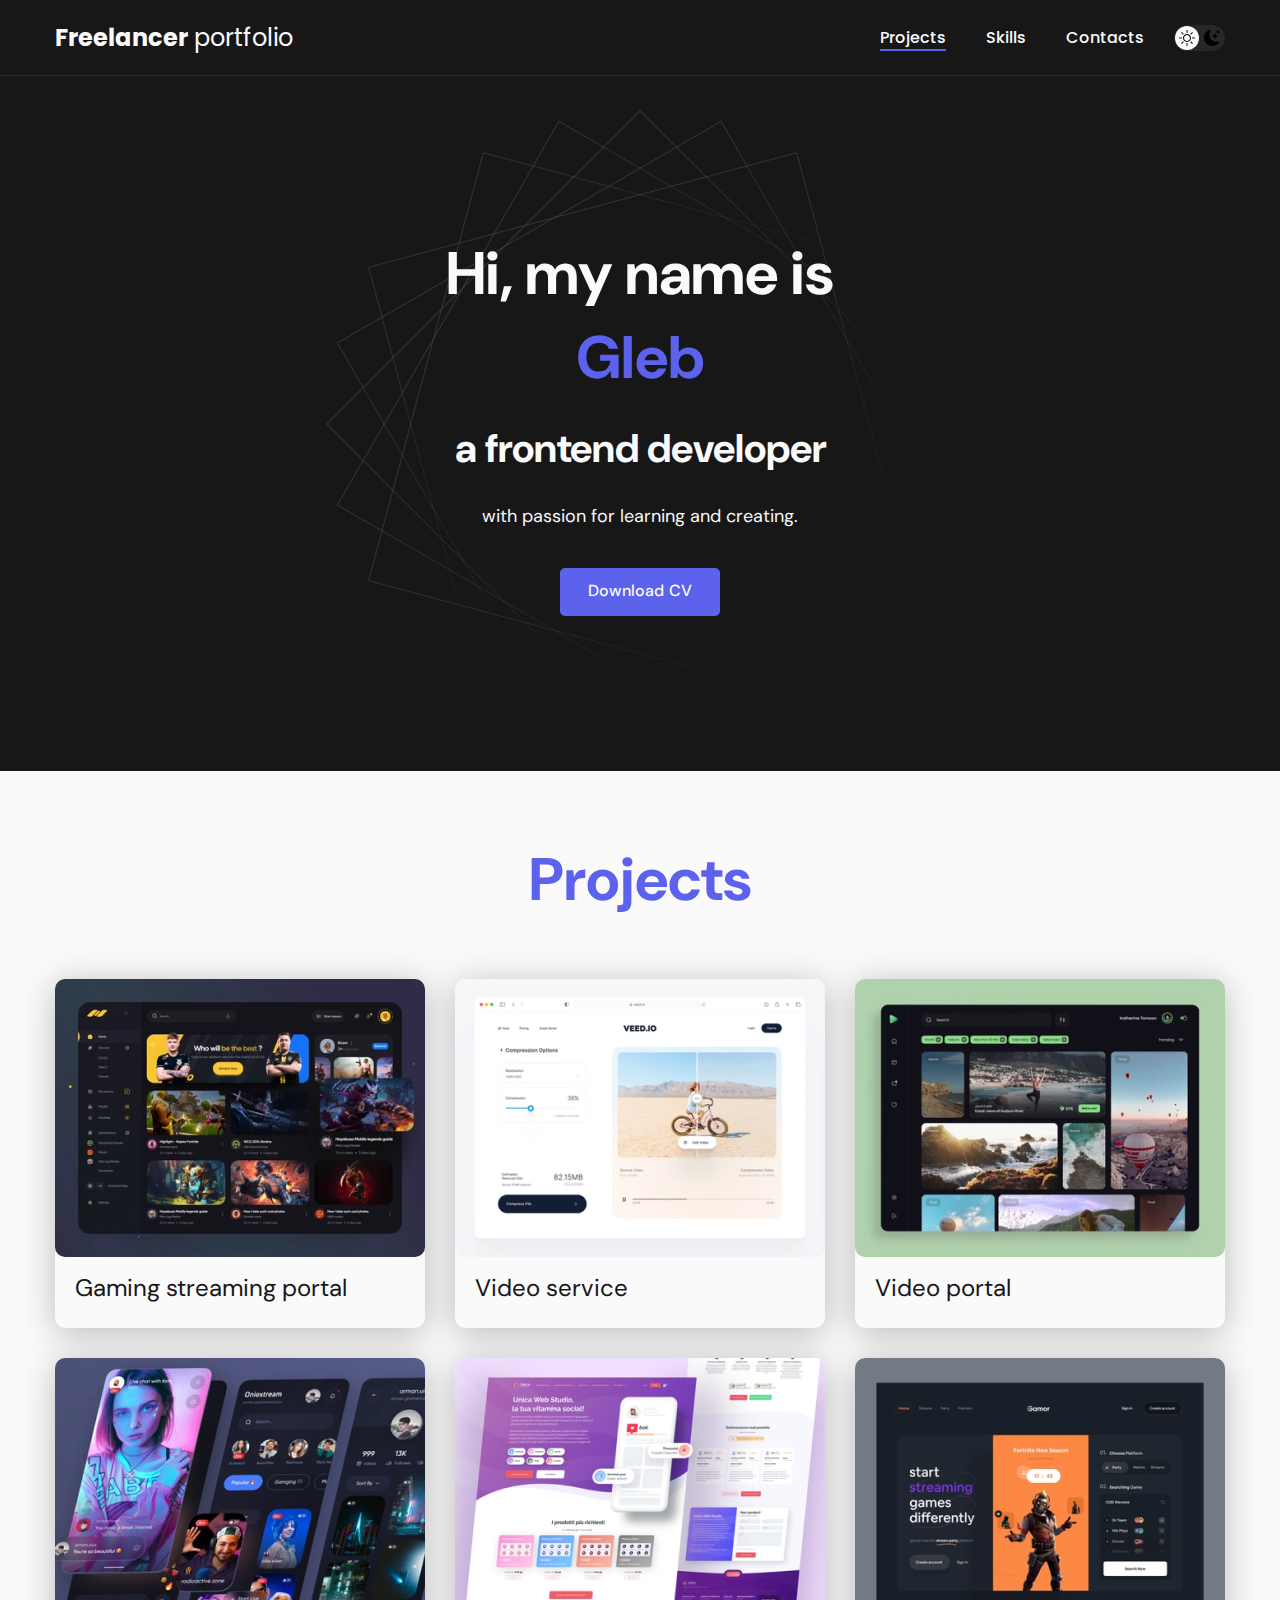
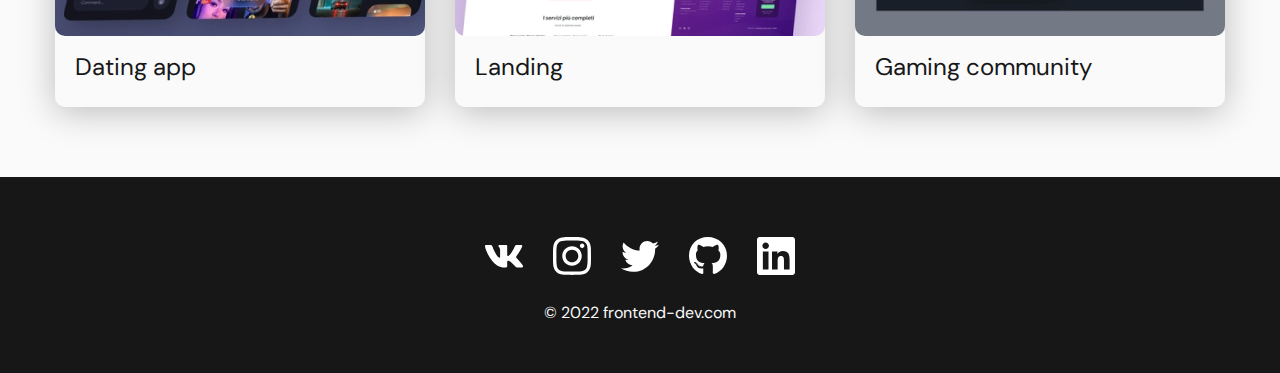
<file: index.html>
<!DOCTYPE html>
<html lang="en">
<head>
    <meta charset="UTF-8">
    <meta name="viewport" content="width=device-width, initial-scale=1.0">
    <title>Frilancer portfolio</title>
    <link rel="stylesheet" href="./css/main.css">
</head>
<body>
    <nav class="nav">
        <div class="container">
            <div class="nav-row">
                <a href="./index.html" class="logo"><strong>Freelancer</strong> portfolio</a>

                <button class="dark-mode-btn">
                    <img src="./img/icons/sun.svg" alt="Light mode" class="dark-mode-btn__icon">
                    <img src="./img/icons/moon.svg" alt="Dark mode" class="dark-mode-btn__icon">
                </button>

                <ul class="naw-list">
                    <li class="nav-list__item"><a href="./index.html" class="nav-list__link nav-list__link--active">Projects</a></li>
                    <li class="nav-list__item"><a href="./skills.html" class="nav-list__link">Skills</a></li>
                    <li class="nav-list__item"><a href="./contacts.html" class="nav-list__link">Contacts</a></li>
                </ul>
            </div>
        </div>
    </nav>

    <header class="header">
        <div class="header__wrapper">
            <h1 class="header__title"><strong>
                Hi, my name is <em>Gleb</em></strong>
                a frontend developer
            </h1>
            <div class="header__text">
                <p>with passion for learning and creating.</p>
            </div>
            <a href="#!" class="btn">Download CV</a>
        </div>
    </header>

    <main class="section">
        <div class="container">
            <h2 class="title-1">Projects</h2>
            <ul class="projects">
                <li class="poject">
                    <a href="./project-page-one.html">
                        <img src="./img/projects/01.jpg" alt="Project img" class="project__img">
                        <h3 class="project__title">Gaming streaming portal</h3>
                    </a>
                </li>
                <li class="poject">
                    <a href="./project-page-two.html">
                        <img src="./img/projects/02.jpg" alt="Project img" class="project__img">
                        <h3 class="project__title">Video service</h3>
                    </a>
                </li>
                <li class="poject">
                    <a href="./project-page-three.html">
                        <img src="./img/projects/03.jpg" alt="Project img" class="project__img">
                        <h3 class="project__title">Video portal</h3>
                    </a>
                </li>
                <li class="poject">
                    <a href="./project-page-four.html">
                        <img src="./img/projects/04.jpg" alt="Project img" class="project__img">
                        <h3 class="project__title">Dating app</h3>
                    </a>
                </li>

                <li class="poject">
                    <a href="./project-page-five.html">
                        <img src="./img/projects/05.jpg" alt="Project img" class="project__img">
                        <h3 class="project__title">Landing</h3>
                    </a>
                </li>
                <li class="poject">
                    <a href="./project-page-six.html">
                        <img src="./img/projects/06.jpg" alt="Project img" class="project__img">
                        <h3 class="project__title">Gaming community</h3>
                    </a>
                </li>
            </ul>
        </div>
    </main>

    <footer class="footer">
        <div class="container">
            <div class="footer__wrapper">
                <ul class="social">
                    <li class="social__item"><a href="#!"><img src="./img/icons/vk.svg" alt="Link"></a></li>
                    <li class="social__item"><a href="#!"><img src="./img/icons/instagram.svg" alt="Link"></a></li>
                    <li class="social__item"><a href="#!"><img src="./img/icons/twitter.svg" alt="Link"></a></li>
                    <li class="social__item"><a href="#!"><img src="./img/icons/gitHub.svg" alt="Link"></a></li>
                    <li class="social__item"><a href="#!"><img src="./img/icons/linkedIn.svg" alt="Link"></a></li>
                </ul>
                <div class="copyright">
                    <p>© 2022 frontend-dev.com</p>
                </div>
            </div>
        </div>
    </footer>

    <script src="./js/main.js"></script>

</body>
</html>
</file>
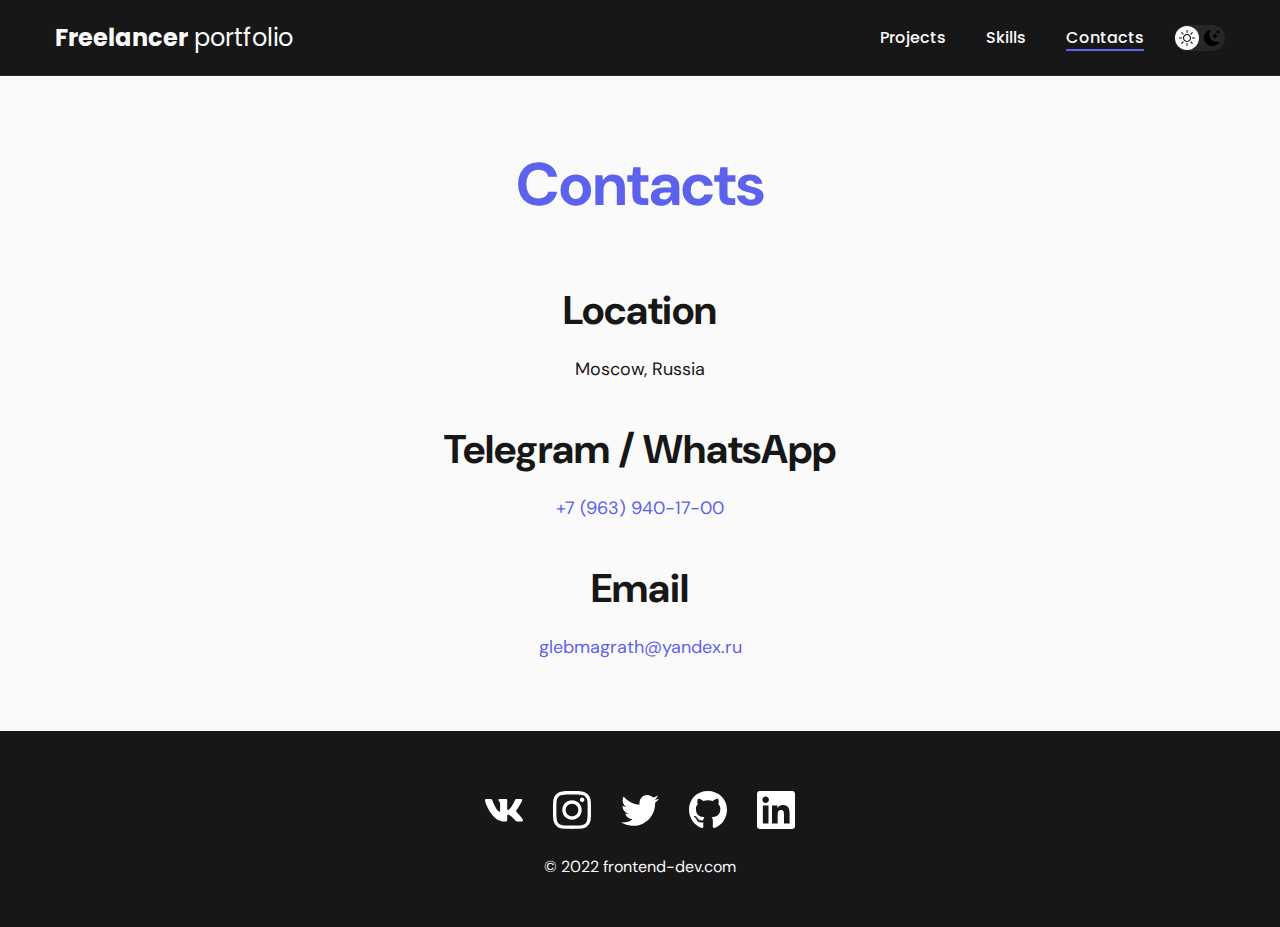
<file: contacts.html>
<!DOCTYPE html>
<html lang="en">
<head>
    <meta charset="UTF-8">
    <meta name="viewport" content="width=device-width, initial-scale=1.0">
    <title>Frilancer portfolio</title>
    <link rel="stylesheet" href="./css/main.css">
</head>
<body>
    <nav class="nav">
        <div class="container">
            <div class="nav-row">
                <a href="./index.html" class="logo"><strong>Freelancer</strong> portfolio</a>

                <button class="dark-mode-btn">
                    <img src="./img/icons/sun.svg" alt="Light mode" class="dark-mode-btn__icon">
                    <img src="./img/icons/moon.svg" alt="Dark mode" class="dark-mode-btn__icon">
                </button>
                
                <ul class="naw-list">
                    <li class="nav-list__item"><a href="./index.html" class="nav-list__link">Projects</a></li>
                    <li class="nav-list__item"><a href="./skills.html" class="nav-list__link">Skills</a></li>
                    <li class="nav-list__item"><a href="./contacts.html" class="nav-list__link nav-list__link--active">Contacts</a></li>
                </ul>
            </div>
        </div>
    </nav>

    <main class="section">
        <div class="container">

            <h1 class="title-1">Contacts</h1>

            <ul class="content-list">
                <li class="content-list__item">
                    <h2 class="title-2">Location</h2>
                    <p>Moscow, Russia</p>
                </li>
                <li class="content-list__item">
                    <h2 class="title-2">Telegram / WhatsApp</h2>
                    <p><a href="tell:+79639401700">+7 (963) 940-17-00</a></p>
                </li>
                <li class="content-list__item">
                    <h2 class="title-2">Email</h2>
                    <p><a href="mailto:glebmagrath@yandex.ru">glebmagrath@yandex.ru</a></p>
                </li>
            </ul>



        </div>
    </main>

    <footer class="footer">
        <div class="container">
            <div class="footer__wrapper">
                <ul class="social">
                    <li class="social__item"><a href="#!"><img src="./img/icons/vk.svg" alt="Link"></a></li>
                    <li class="social__item"><a href="#!"><img src="./img/icons/instagram.svg" alt="Link"></a></li>
                    <li class="social__item"><a href="#!"><img src="./img/icons/twitter.svg" alt="Link"></a></li>
                    <li class="social__item"><a href="#!"><img src="./img/icons/gitHub.svg" alt="Link"></a></li>
                    <li class="social__item"><a href="#!"><img src="./img/icons/linkedIn.svg" alt="Link"></a></li>
                </ul>
                <div class="copyright">
                    <p>© 2022 frontend-dev.com</p>
                </div>
            </div>
        </div>
    </footer>

    <script src="./js/main.js"></script>

</body>
</html>
</file>
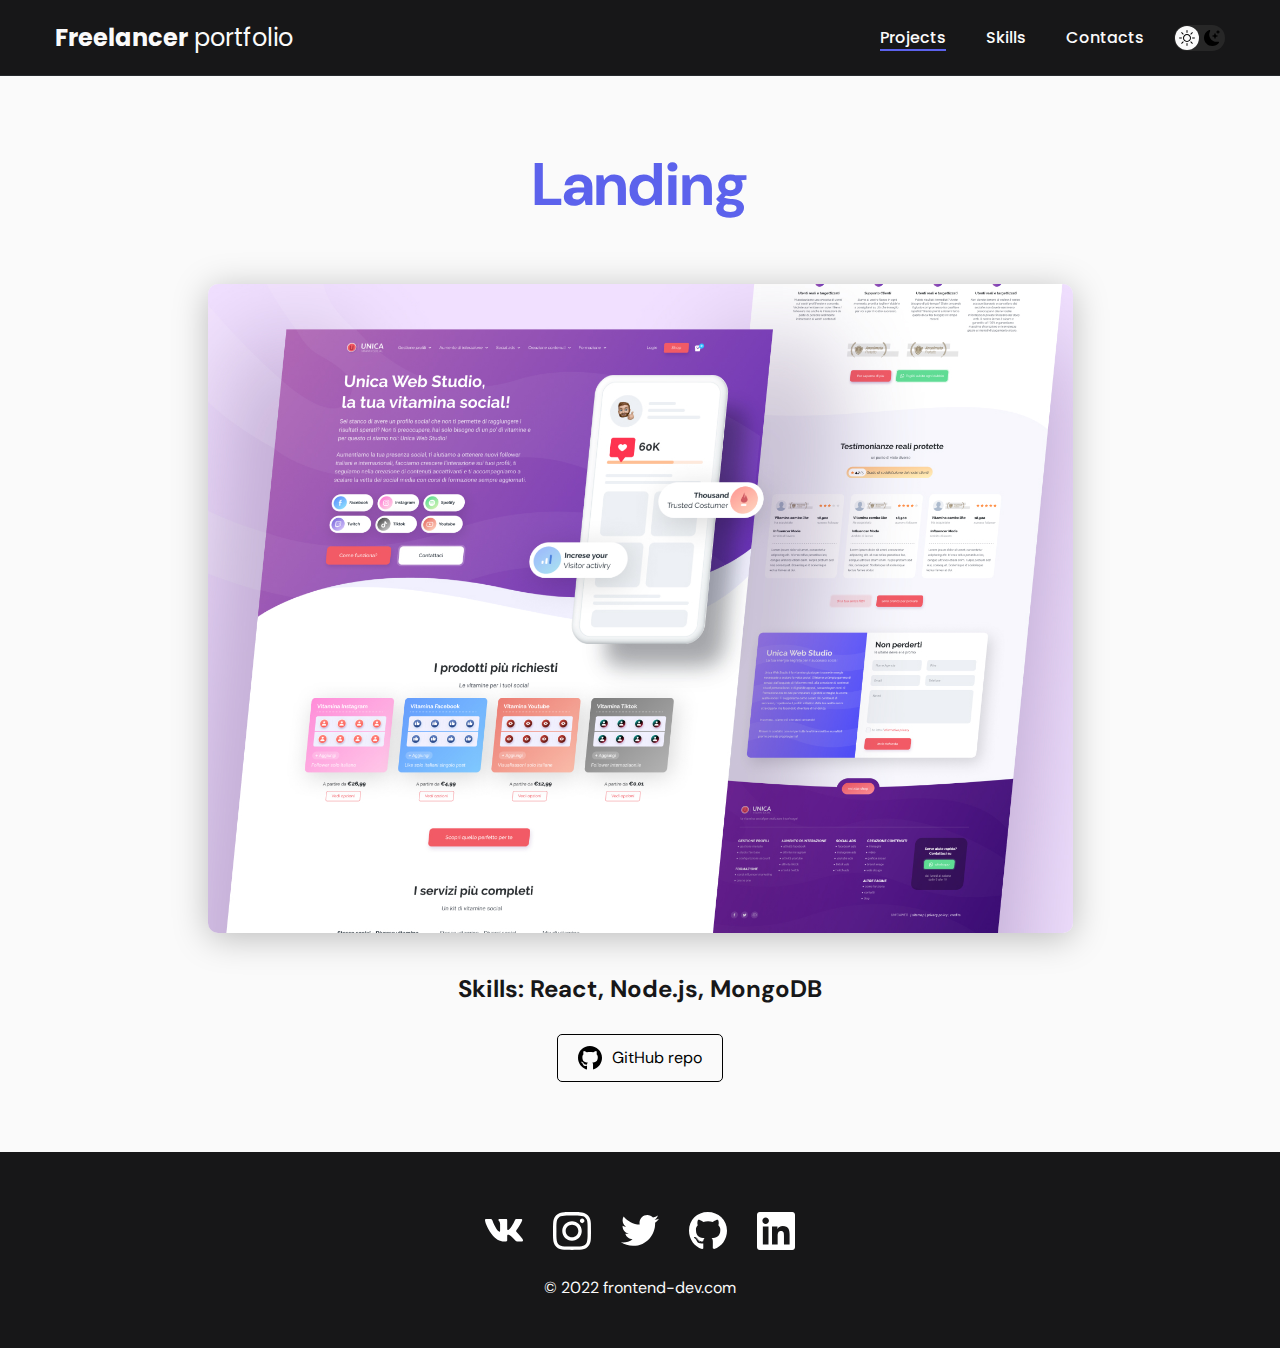
<file: project-page-five.html>
<!DOCTYPE html>
<html lang="en">
<head>
    <meta charset="UTF-8">
    <meta name="viewport" content="width=device-width, initial-scale=1.0">
    <title>Frilancer portfolio</title>
    <link rel="stylesheet" href="./css/main.css">
</head>
<body>
    <nav class="nav">
        <div class="container">
            <div class="nav-row">
                <a href="./index.html" class="logo"><strong>Freelancer</strong> portfolio</a>

                <button class="dark-mode-btn">
                    <img src="./img/icons/sun.svg" alt="Light mode" class="dark-mode-btn__icon">
                    <img src="./img/icons/moon.svg" alt="Dark mode" class="dark-mode-btn__icon">
                </button>
                
                <ul class="naw-list">
                    <li class="nav-list__item"><a href="./index.html" class="nav-list__link nav-list__link--active">Projects</a></li>
                    <li class="nav-list__item"><a href="./skills.html" class="nav-list__link">Skills</a></li>
                    <li class="nav-list__item"><a href="./contacts.html" class="nav-list__link">Contacts</a></li>
                </ul>
            </div>
        </div>
    </nav>

    <main class="section">
        <div class="container">

            <div class ="project-details">
                <h1 class="title-1">Landing</h1>

                <img src="./img/projects/05-big.jpg" alt="" class="project-details__cover">

                <div class="project-details__desc">
                    <p>Skills: React, Node.js, MongoDB</p>
                </div>


                <a href="#!" class="btn-outline">
                    <img src="./img/icons/gitHub-black.svg" alt="GitHub repo">
                    GitHub repo               
                </a>



            </div>


        </div>
    </main>

    <footer class="footer">
        <div class="container">
            <div class="footer__wrapper">
                <ul class="social">
                    <li class="social__item"><a href="#!"><img src="./img/icons/vk.svg" alt="Link"></a></li>
                    <li class="social__item"><a href="#!"><img src="./img/icons/instagram.svg" alt="Link"></a></li>
                    <li class="social__item"><a href="#!"><img src="./img/icons/twitter.svg" alt="Link"></a></li>
                    <li class="social__item"><a href="#!"><img src="./img/icons/gitHub.svg" alt="Link"></a></li>
                    <li class="social__item"><a href="#!"><img src="./img/icons/linkedIn.svg" alt="Link"></a></li>
                </ul>
                <div class="copyright">
                    <p>© 2022 frontend-dev.com</p>
                </div>
            </div>
        </div>
    </footer>

    <script src="./js/main.js"></script>

</body>
</html>
</file>
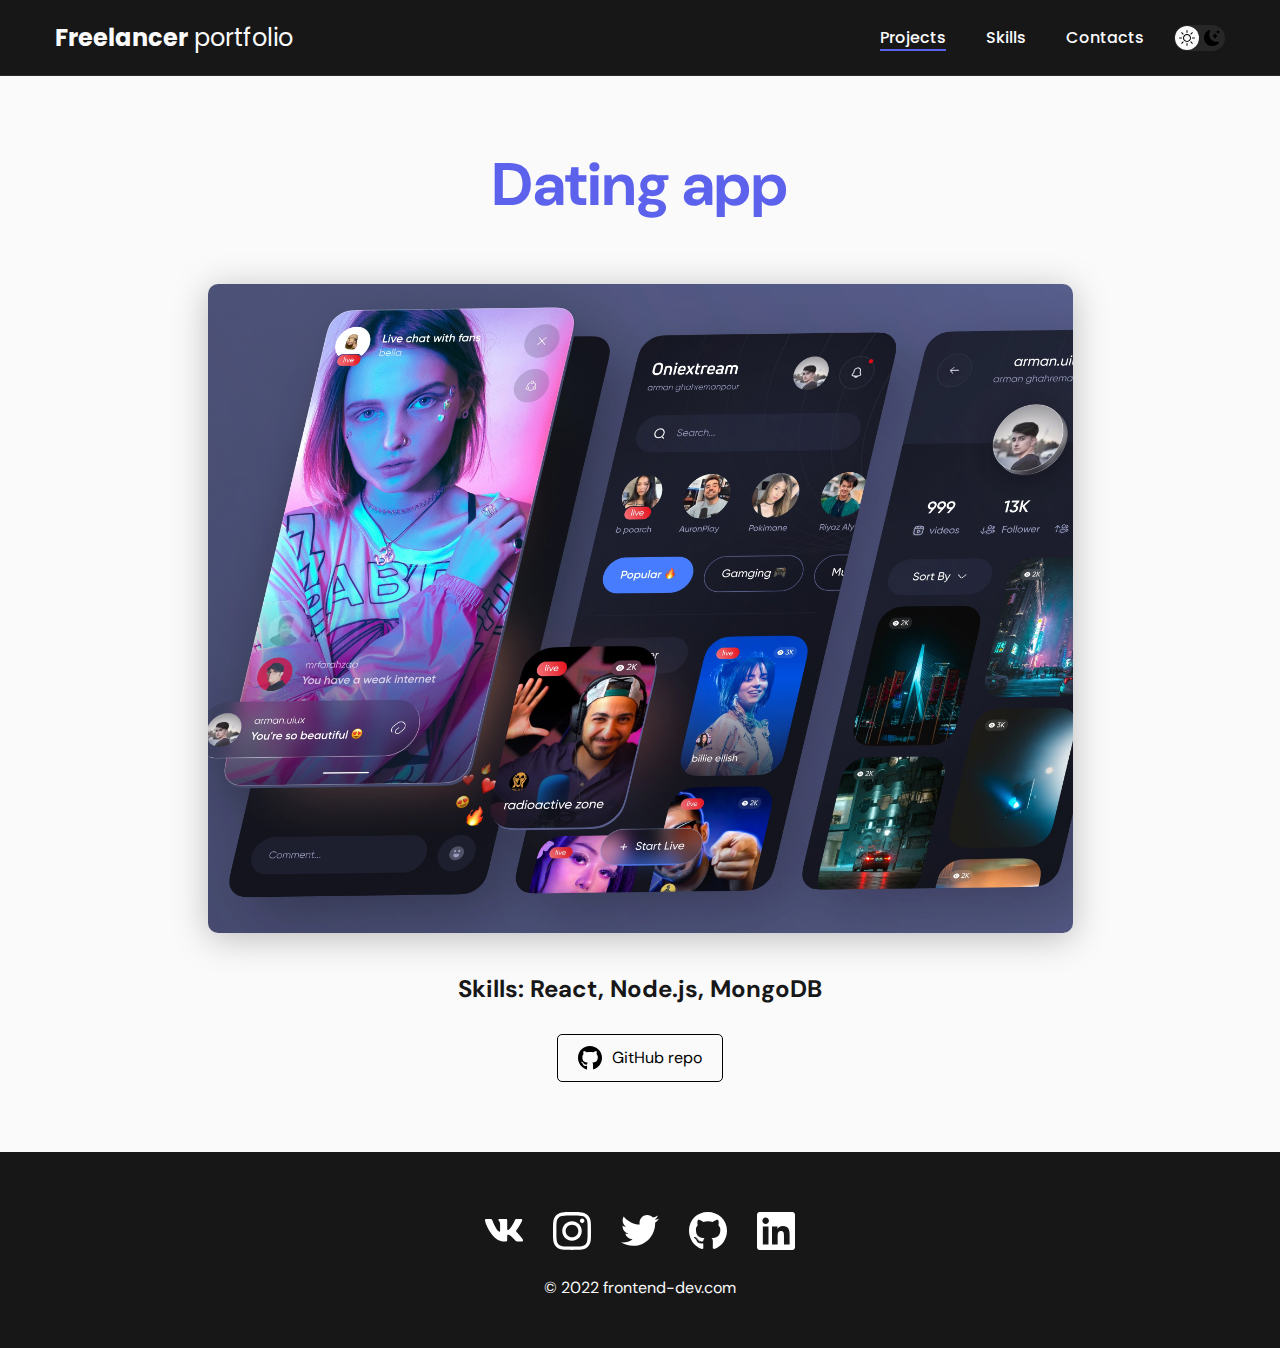
<file: project-page-four.html>
<!DOCTYPE html>
<html lang="en">
<head>
    <meta charset="UTF-8">
    <meta name="viewport" content="width=device-width, initial-scale=1.0">
    <title>Frilancer portfolio</title>
    <link rel="stylesheet" href="./css/main.css">
</head>
<body>
    <nav class="nav">
        <div class="container">
            <div class="nav-row">
                <a href="./index.html" class="logo"><strong>Freelancer</strong> portfolio</a>

                <button class="dark-mode-btn">
                    <img src="./img/icons/sun.svg" alt="Light mode" class="dark-mode-btn__icon">
                    <img src="./img/icons/moon.svg" alt="Dark mode" class="dark-mode-btn__icon">
                </button>
                
                <ul class="naw-list">
                    <li class="nav-list__item"><a href="./index.html" class="nav-list__link nav-list__link--active">Projects</a></li>
                    <li class="nav-list__item"><a href="./skills.html" class="nav-list__link">Skills</a></li>
                    <li class="nav-list__item"><a href="./contacts.html" class="nav-list__link">Contacts</a></li>
                </ul>
            </div>
        </div>
    </nav>

    <main class="section">
        <div class="container">

            <div class ="project-details">
                <h1 class="title-1">Dating app</h1>

                <img src="./img/projects/04-big.jpg" alt="" class="project-details__cover">

                <div class="project-details__desc">
                    <p>Skills: React, Node.js, MongoDB</p>
                </div>


                <a href="#!" class="btn-outline">
                    <img src="./img/icons/gitHub-black.svg" alt="GitHub repo">
                    GitHub repo               
                </a>



            </div>


        </div>
    </main>

    <footer class="footer">
        <div class="container">
            <div class="footer__wrapper">
                <ul class="social">
                    <li class="social__item"><a href="#!"><img src="./img/icons/vk.svg" alt="Link"></a></li>
                    <li class="social__item"><a href="#!"><img src="./img/icons/instagram.svg" alt="Link"></a></li>
                    <li class="social__item"><a href="#!"><img src="./img/icons/twitter.svg" alt="Link"></a></li>
                    <li class="social__item"><a href="#!"><img src="./img/icons/gitHub.svg" alt="Link"></a></li>
                    <li class="social__item"><a href="#!"><img src="./img/icons/linkedIn.svg" alt="Link"></a></li>
                </ul>
                <div class="copyright">
                    <p>© 2022 frontend-dev.com</p>
                </div>
            </div>
        </div>
    </footer>

    <script src="./js/main.js"></script>

</body>
</html>
</file>
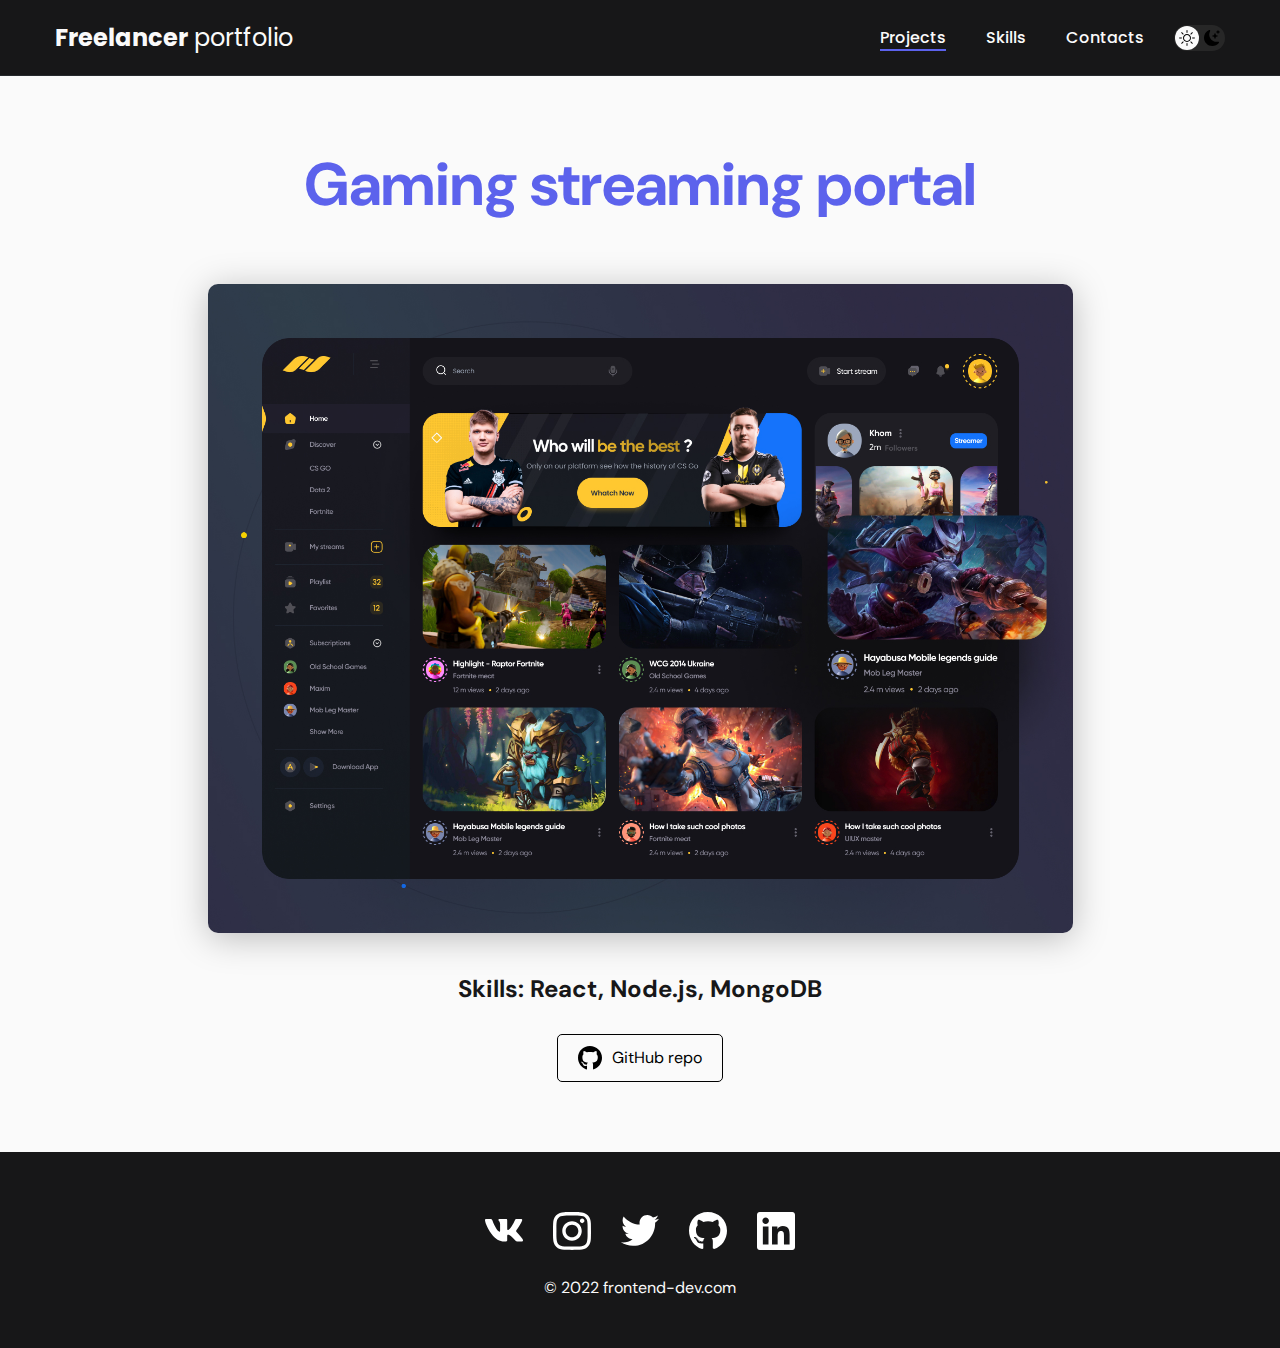
<file: project-page-one.html>
<!DOCTYPE html>
<html lang="en">
<head>
    <meta charset="UTF-8">
    <meta name="viewport" content="width=device-width, initial-scale=1.0">
    <title>Frilancer portfolio</title>
    <link rel="stylesheet" href="./css/main.css">
</head>
<body>
    <nav class="nav">
        <div class="container">
            <div class="nav-row">
                <a href="./index.html" class="logo"><strong>Freelancer</strong> portfolio</a>

                <button class="dark-mode-btn">
                    <img src="./img/icons/sun.svg" alt="Light mode" class="dark-mode-btn__icon">
                    <img src="./img/icons/moon.svg" alt="Dark mode" class="dark-mode-btn__icon">
                </button>
                
                <ul class="naw-list">
                    <li class="nav-list__item"><a href="./index.html" class="nav-list__link nav-list__link--active">Projects</a></li>
                    <li class="nav-list__item"><a href="./skills.html" class="nav-list__link">Skills</a></li>
                    <li class="nav-list__item"><a href="./contacts.html" class="nav-list__link">Contacts</a></li>
                </ul>
            </div>
        </div>
    </nav>

    <main class="section">
        <div class="container">

            <div class ="project-details">
                <h1 class="title-1">Gaming streaming portal</h1>

                <img src="./img/projects/01-big.jpg" alt="" class="project-details__cover">

                <div class="project-details__desc">
                    <p>Skills: React, Node.js, MongoDB</p>
                </div>


                <a href="#!" class="btn-outline">
                    <img src="./img/icons/gitHub-black.svg" alt="GitHub repo">
                    GitHub repo               
                </a>



            </div>


        </div>
    </main>

    <footer class="footer">
        <div class="container">
            <div class="footer__wrapper">
                <ul class="social">
                    <li class="social__item"><a href="#!"><img src="./img/icons/vk.svg" alt="Link"></a></li>
                    <li class="social__item"><a href="#!"><img src="./img/icons/instagram.svg" alt="Link"></a></li>
                    <li class="social__item"><a href="#!"><img src="./img/icons/twitter.svg" alt="Link"></a></li>
                    <li class="social__item"><a href="#!"><img src="./img/icons/gitHub.svg" alt="Link"></a></li>
                    <li class="social__item"><a href="#!"><img src="./img/icons/linkedIn.svg" alt="Link"></a></li>
                </ul>
                <div class="copyright">
                    <p>© 2022 frontend-dev.com</p>
                </div>
            </div>
        </div>
    </footer>

    <script src="./js/main.js"></script>

</body>
</html>
</file>
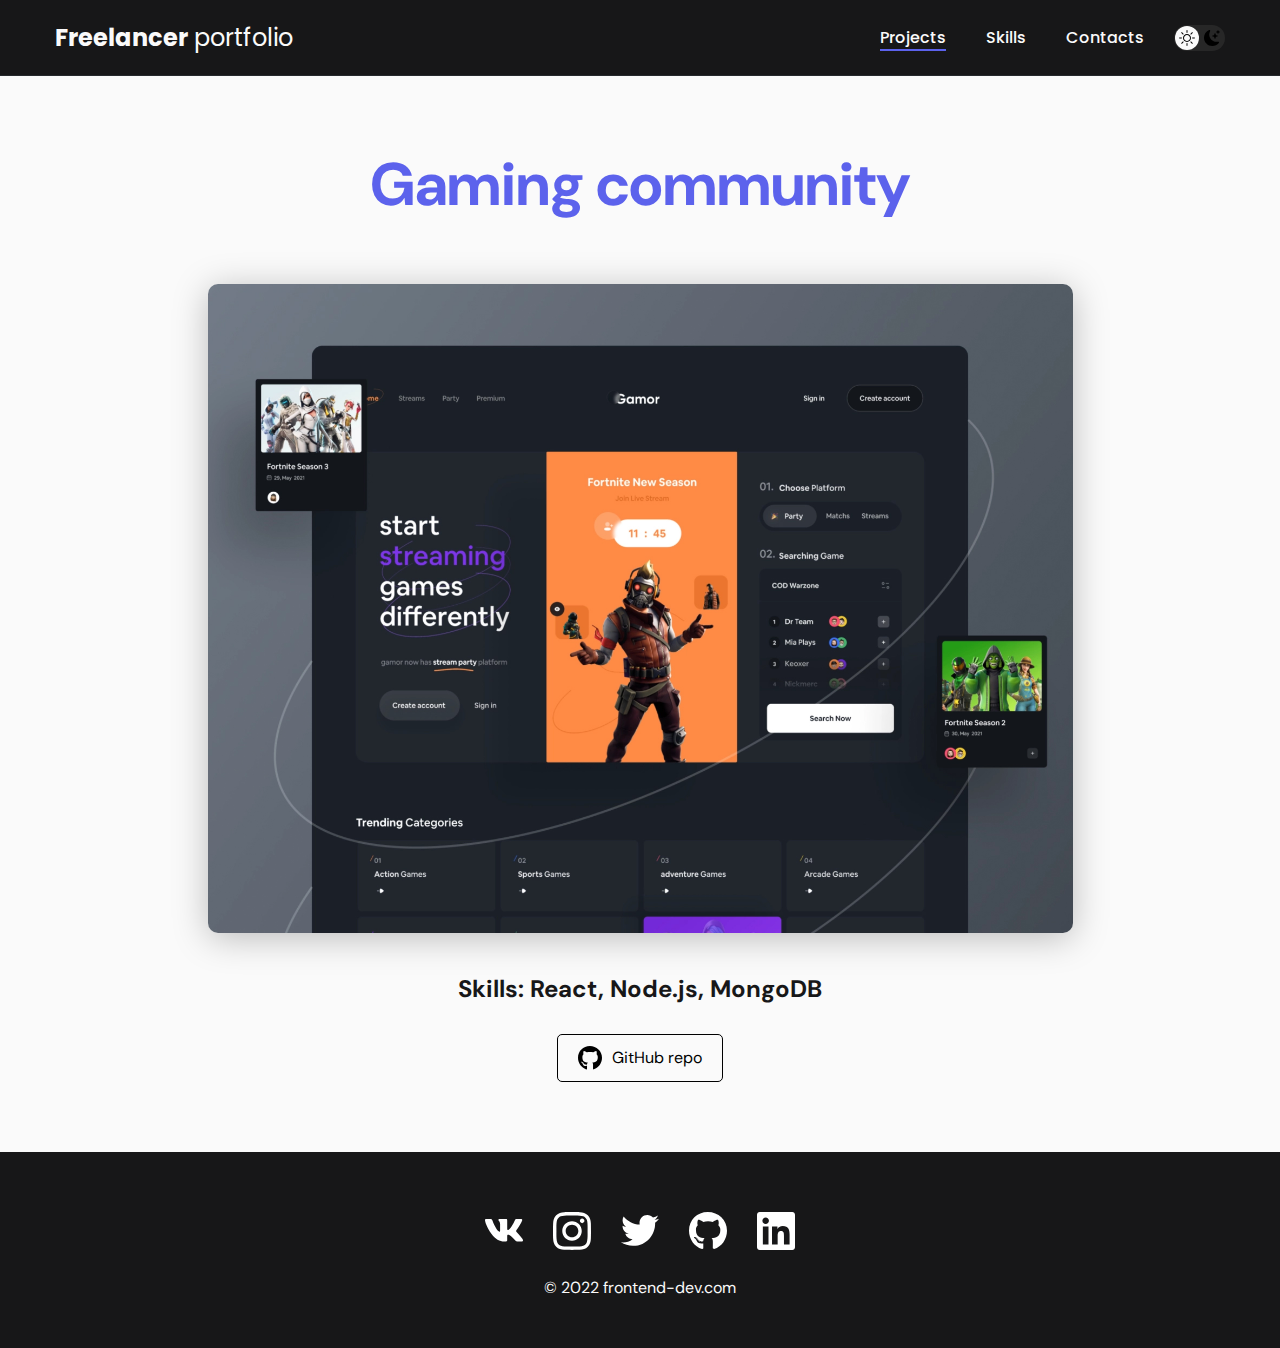
<file: project-page-six.html>
<!DOCTYPE html>
<html lang="en">
<head>
    <meta charset="UTF-8">
    <meta name="viewport" content="width=device-width, initial-scale=1.0">
    <title>Frilancer portfolio</title>
    <link rel="stylesheet" href="./css/main.css">
</head>
<body>
    <nav class="nav">
        <div class="container">
            <div class="nav-row">
                <a href="./index.html" class="logo"><strong>Freelancer</strong> portfolio</a>

                <button class="dark-mode-btn">
                    <img src="./img/icons/sun.svg" alt="Light mode" class="dark-mode-btn__icon">
                    <img src="./img/icons/moon.svg" alt="Dark mode" class="dark-mode-btn__icon">
                </button>
                
                <ul class="naw-list">
                    <li class="nav-list__item"><a href="./index.html" class="nav-list__link nav-list__link--active">Projects</a></li>
                    <li class="nav-list__item"><a href="./skills.html" class="nav-list__link">Skills</a></li>
                    <li class="nav-list__item"><a href="./contacts.html" class="nav-list__link">Contacts</a></li>
                </ul>
            </div>
        </div>
    </nav>

    <main class="section">
        <div class="container">

            <div class ="project-details">
                <h1 class="title-1">Gaming community</h1>

                <img src="./img/projects/06-big.jpg" alt="" class="project-details__cover">

                <div class="project-details__desc">
                    <p>Skills: React, Node.js, MongoDB</p>
                </div>


                <a href="#!" class="btn-outline">
                    <img src="./img/icons/gitHub-black.svg" alt="GitHub repo">
                    GitHub repo               
                </a>



            </div>


        </div>
    </main>

    <footer class="footer">
        <div class="container">
            <div class="footer__wrapper">
                <ul class="social">
                    <li class="social__item"><a href="#!"><img src="./img/icons/vk.svg" alt="Link"></a></li>
                    <li class="social__item"><a href="#!"><img src="./img/icons/instagram.svg" alt="Link"></a></li>
                    <li class="social__item"><a href="#!"><img src="./img/icons/twitter.svg" alt="Link"></a></li>
                    <li class="social__item"><a href="#!"><img src="./img/icons/gitHub.svg" alt="Link"></a></li>
                    <li class="social__item"><a href="#!"><img src="./img/icons/linkedIn.svg" alt="Link"></a></li>
                </ul>
                <div class="copyright">
                    <p>© 2022 frontend-dev.com</p>
                </div>
            </div>
        </div>
    </footer>

    <script src="./js/main.js"></script>

</body>
</html>
</file>
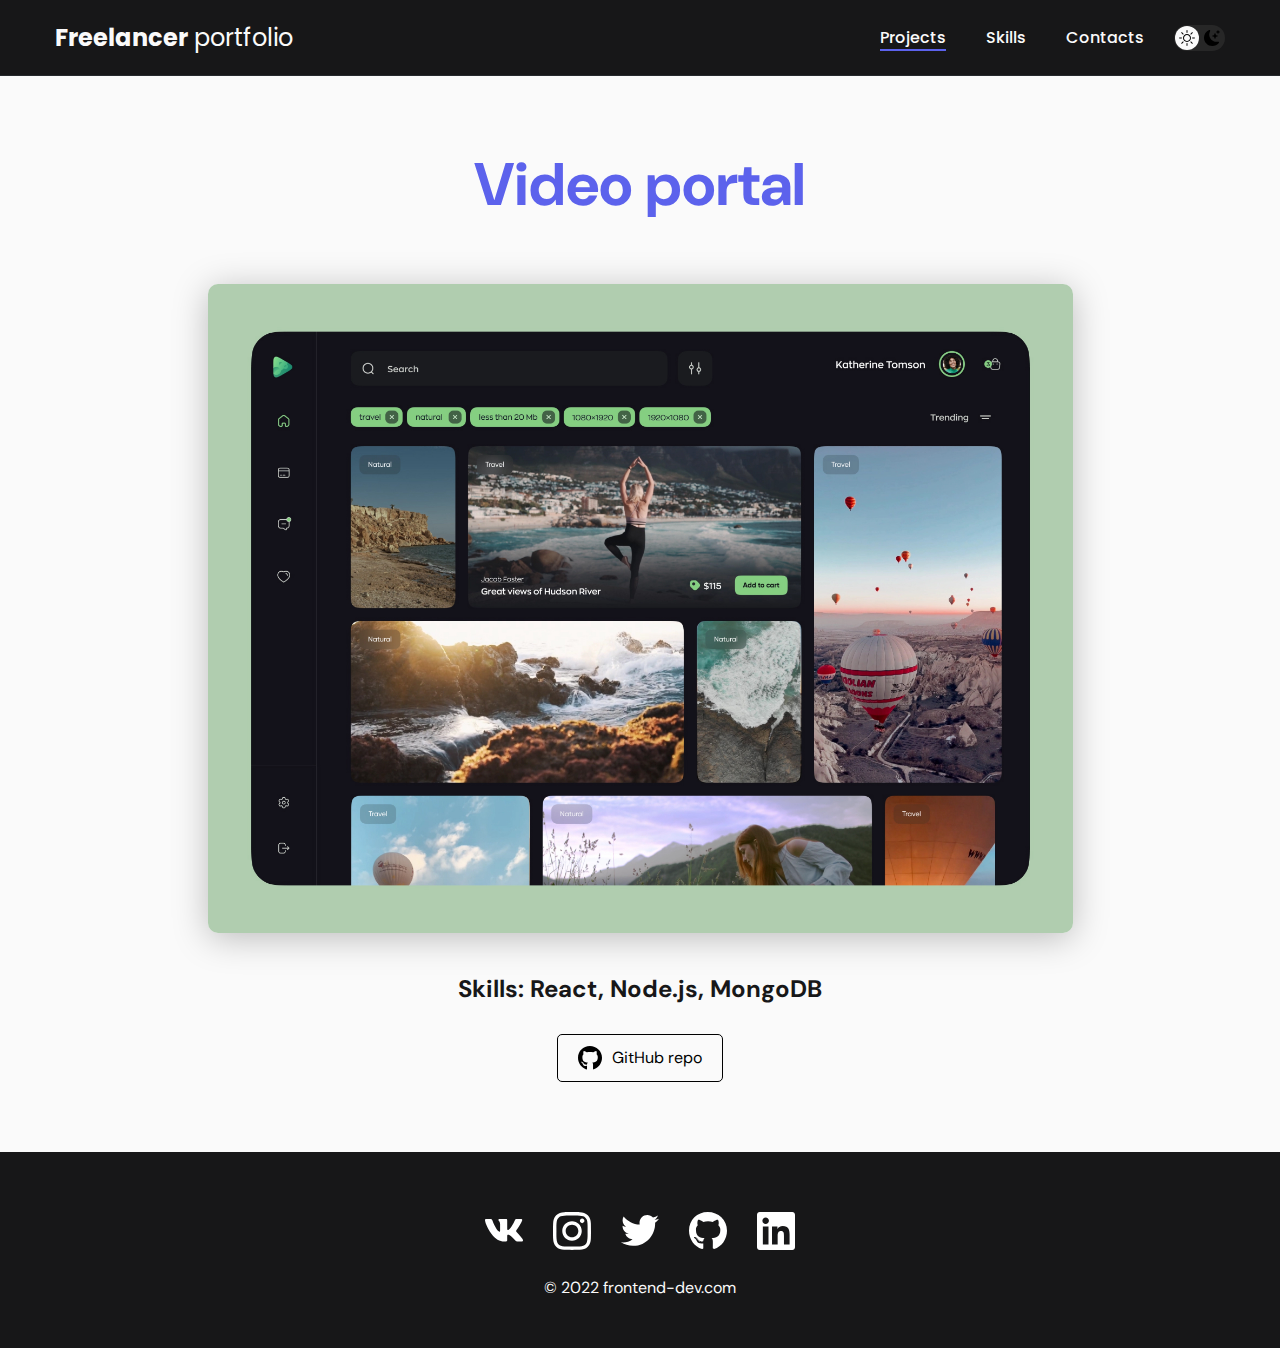
<file: project-page-three.html>
<!DOCTYPE html>
<html lang="en">
<head>
    <meta charset="UTF-8">
    <meta name="viewport" content="width=device-width, initial-scale=1.0">
    <title>Frilancer portfolio</title>
    <link rel="stylesheet" href="./css/main.css">
</head>
<body>
    <nav class="nav">
        <div class="container">
            <div class="nav-row">
                <a href="./index.html" class="logo"><strong>Freelancer</strong> portfolio</a>

                <button class="dark-mode-btn">
                    <img src="./img/icons/sun.svg" alt="Light mode" class="dark-mode-btn__icon">
                    <img src="./img/icons/moon.svg" alt="Dark mode" class="dark-mode-btn__icon">
                </button>
                
                <ul class="naw-list">
                    <li class="nav-list__item"><a href="./index.html" class="nav-list__link nav-list__link--active">Projects</a></li>
                    <li class="nav-list__item"><a href="./skills.html" class="nav-list__link">Skills</a></li>
                    <li class="nav-list__item"><a href="./contacts.html" class="nav-list__link">Contacts</a></li>
                </ul>
            </div>
        </div>
    </nav>

    <main class="section">
        <div class="container">

            <div class ="project-details">
                <h1 class="title-1">Video portal</h1>

                <img src="./img/projects/03-big.jpg" alt="" class="project-details__cover">

                <div class="project-details__desc">
                    <p>Skills: React, Node.js, MongoDB</p>
                </div>


                <a href="#!" class="btn-outline">
                    <img src="./img/icons/gitHub-black.svg" alt="GitHub repo">
                    GitHub repo               
                </a>



            </div>


        </div>
    </main>

    <footer class="footer">
        <div class="container">
            <div class="footer__wrapper">
                <ul class="social">
                    <li class="social__item"><a href="#!"><img src="./img/icons/vk.svg" alt="Link"></a></li>
                    <li class="social__item"><a href="#!"><img src="./img/icons/instagram.svg" alt="Link"></a></li>
                    <li class="social__item"><a href="#!"><img src="./img/icons/twitter.svg" alt="Link"></a></li>
                    <li class="social__item"><a href="#!"><img src="./img/icons/gitHub.svg" alt="Link"></a></li>
                    <li class="social__item"><a href="#!"><img src="./img/icons/linkedIn.svg" alt="Link"></a></li>
                </ul>
                <div class="copyright">
                    <p>© 2022 frontend-dev.com</p>
                </div>
            </div>
        </div>
    </footer>

    <script src="./js/main.js"></script>

</body>
</html>
</file>
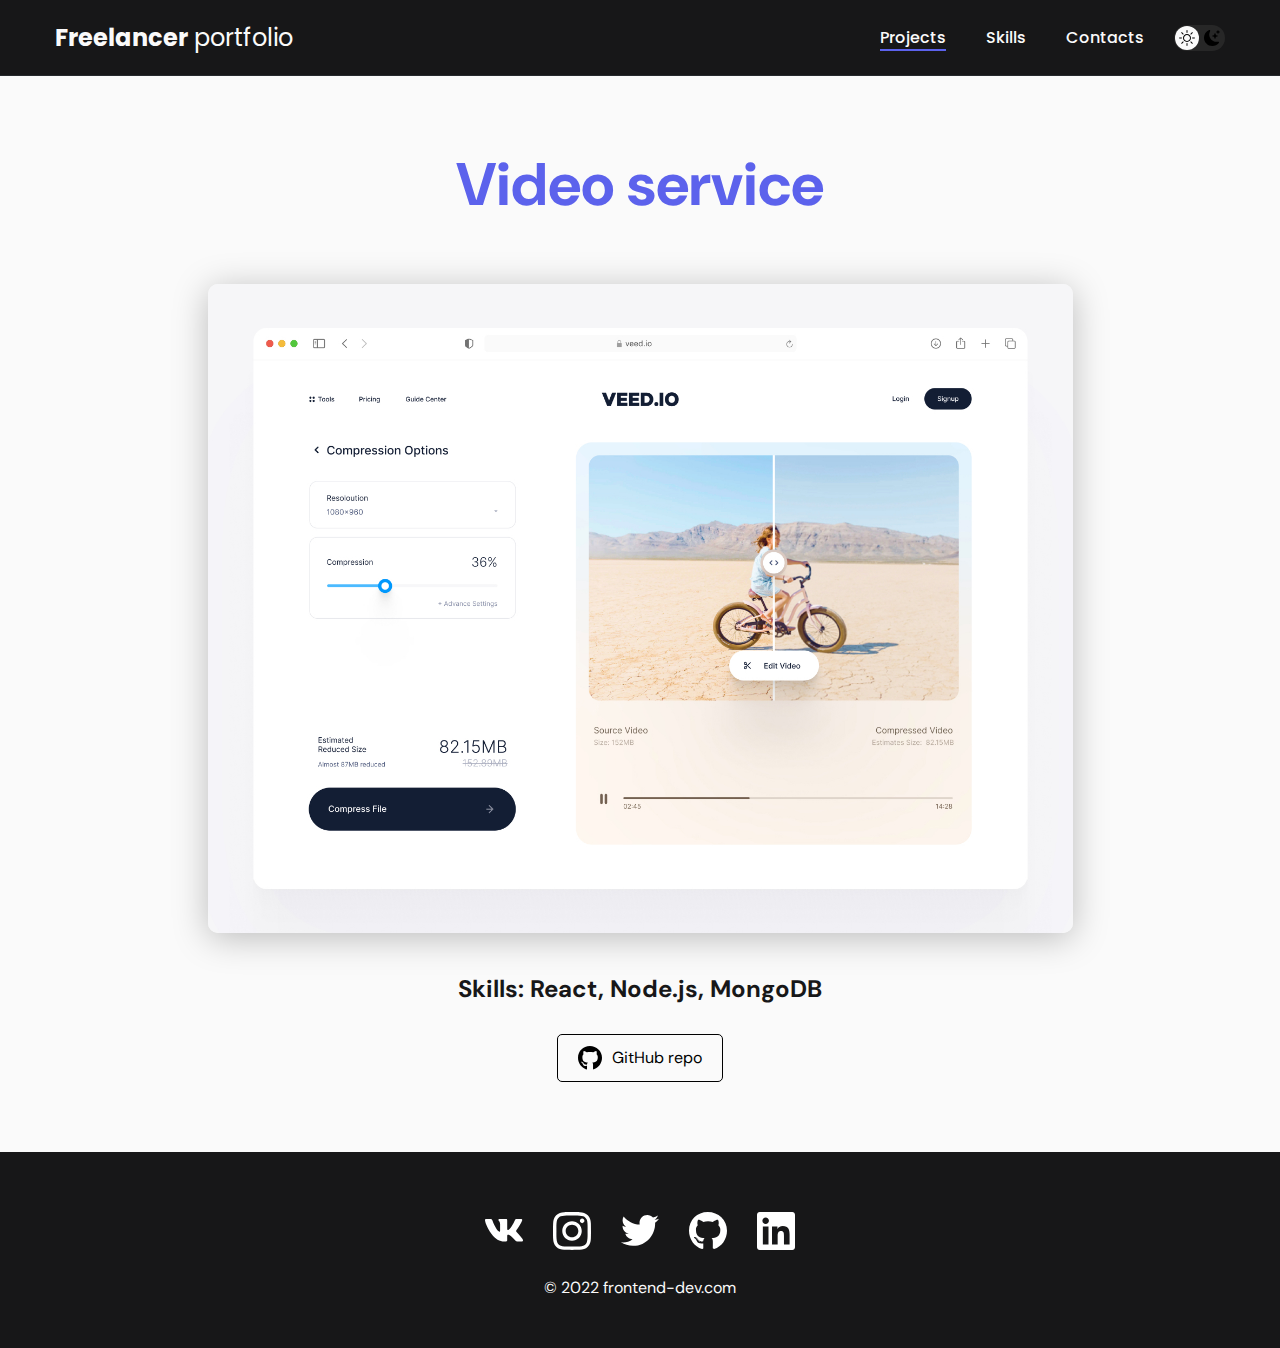
<file: project-page-two.html>
<!DOCTYPE html>
<html lang="en">
<head>
    <meta charset="UTF-8">
    <meta name="viewport" content="width=device-width, initial-scale=1.0">
    <title>Frilancer portfolio</title>
    <link rel="stylesheet" href="./css/main.css">
</head>
<body>
    <nav class="nav">
        <div class="container">
            <div class="nav-row">
                <a href="./index.html" class="logo"><strong>Freelancer</strong> portfolio</a>

                <button class="dark-mode-btn">
                    <img src="./img/icons/sun.svg" alt="Light mode" class="dark-mode-btn__icon">
                    <img src="./img/icons/moon.svg" alt="Dark mode" class="dark-mode-btn__icon">
                </button>
                
                <ul class="naw-list">
                    <li class="nav-list__item"><a href="./index.html" class="nav-list__link nav-list__link--active">Projects</a></li>
                    <li class="nav-list__item"><a href="./skills.html" class="nav-list__link">Skills</a></li>
                    <li class="nav-list__item"><a href="./contacts.html" class="nav-list__link">Contacts</a></li>
                </ul>
            </div>
        </div>
    </nav>

    <main class="section">
        <div class="container">

            <div class ="project-details">
                <h1 class="title-1">Video service</h1>

                <img src="./img/projects/02-big.jpg" alt="" class="project-details__cover">

                <div class="project-details__desc">
                    <p>Skills: React, Node.js, MongoDB</p>
                </div>


                <a href="#!" class="btn-outline">
                    <img src="./img/icons/gitHub-black.svg" alt="GitHub repo">
                    GitHub repo               
                </a>



            </div>


        </div>
    </main>

    <footer class="footer">
        <div class="container">
            <div class="footer__wrapper">
                <ul class="social">
                    <li class="social__item"><a href="#!"><img src="./img/icons/vk.svg" alt="Link"></a></li>
                    <li class="social__item"><a href="#!"><img src="./img/icons/instagram.svg" alt="Link"></a></li>
                    <li class="social__item"><a href="#!"><img src="./img/icons/twitter.svg" alt="Link"></a></li>
                    <li class="social__item"><a href="#!"><img src="./img/icons/gitHub.svg" alt="Link"></a></li>
                    <li class="social__item"><a href="#!"><img src="./img/icons/linkedIn.svg" alt="Link"></a></li>
                </ul>
                <div class="copyright">
                    <p>© 2022 frontend-dev.com</p>
                </div>
            </div>
        </div>
    </footer>

    <script src="./js/main.js"></script>

</body>
</html>
</file>
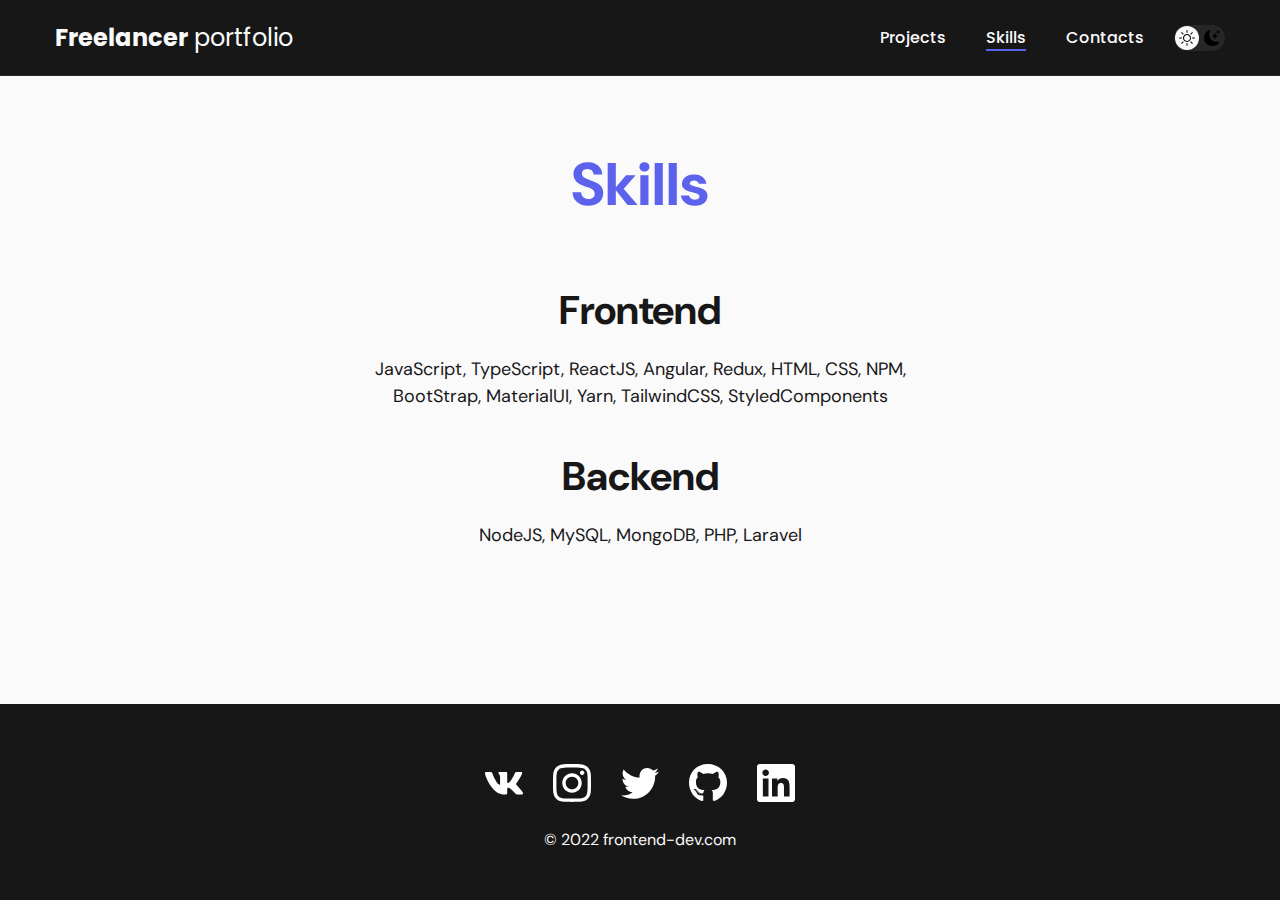
<file: skills.html>
<!DOCTYPE html>
<html lang="en">
<head>
    <meta charset="UTF-8">
    <meta name="viewport" content="width=device-width, initial-scale=1.0">
    <title>Frilancer portfolio</title>
    <link rel="stylesheet" href="./css/main.css">
</head>
<body>
    <nav class="nav">
        <div class="container">
            <div class="nav-row">
                <a href="./index.html" class="logo"><strong>Freelancer</strong> portfolio</a>

                <button class="dark-mode-btn">
                    <img src="./img/icons/sun.svg" alt="Light mode" class="dark-mode-btn__icon">
                    <img src="./img/icons/moon.svg" alt="Dark mode" class="dark-mode-btn__icon">
                </button>
                
                <ul class="naw-list">
                    <li class="nav-list__item"><a href="./index.html" class="nav-list__link">Projects</a></li>
                    <li class="nav-list__item"><a href="./skills.html" class="nav-list__link nav-list__link--active">Skills</a></li>
                    <li class="nav-list__item"><a href="./contacts.html" class="nav-list__link">Contacts</a></li>
                </ul>
            </div>
        </div>
    </nav>

    <main class="section">
        <div class="container">

            <h1 class="title-1">Skills</h1>

            <ul class="content-list">
                <li class="content-list__item">
                    <h2 class="title-2">Frontend</h2>
                    <p>JavaScript, TypeScript, ReactJS, Angular, Redux, HTML, CSS, NPM, BootStrap, MaterialUI, Yarn, TailwindCSS, StyledComponents</p>
                </li>
                <li class="content-list__item">
                    <h2 class="title-2">Backend</h2>
                    <p>NodeJS, MySQL, MongoDB, PHP, Laravel</p>
                </li>
            </ul>



        </div>
    </main>

    <footer class="footer">
        <div class="container">
            <div class="footer__wrapper">
                <ul class="social">
                    <li class="social__item"><a href="#!"><img src="./img/icons/vk.svg" alt="Link"></a></li>
                    <li class="social__item"><a href="#!"><img src="./img/icons/instagram.svg" alt="Link"></a></li>
                    <li class="social__item"><a href="#!"><img src="./img/icons/twitter.svg" alt="Link"></a></li>
                    <li class="social__item"><a href="#!"><img src="./img/icons/gitHub.svg" alt="Link"></a></li>
                    <li class="social__item"><a href="#!"><img src="./img/icons/linkedIn.svg" alt="Link"></a></li>
                </ul>
                <div class="copyright">
                    <p>© 2022 frontend-dev.com</p>
                </div>
            </div>
        </div>
    </footer>

    <script src="./js/main.js"></script>

</body>
</html>
</file>
<file: css/main.css>
@import "./reset.css";
@import url('https://fonts.googleapis.com/css2?family=DM+Sans:wght@400;500;700&family=Poppins:wght@400;500;700&display=swap');

/*
  font-family: "DM Sans", sans-serif;
  font-family: "Poppins", sans-serif;
*/

:root{
    --blackpure: #000;
    --black: #171718;
    --black-border: #26292D;
    --white: #FAFAFA;
    --purple: #5C62EC;

    --text-color: var(--black);
    --dark-bg: var(--black);
    --dark-border: var(--black-border);
    --header-text: var(--white);
    --accent: var(--purple);

    /*Light mode*/
    --pade-bg: var(--white);
    --text-color: var(--black);

    --title-1: var(--accent);

    --project-card-bg: var(--white);
    --project-card-text: var(--black);
    --box-shadow: 0px 5px 35px rgba(0, 0, 0, 0.25);
}



.dark{
    --pade-bg: #252526;
    --text-color: var(--white);

    --title-1: var(--white);

    --project-card-bg: var(--black);
    --project-card-text: var(--white);
    --box-shadow: 0px 5px 35px rgba(0, 0, 0, 0.8);
}

html, body{
    display: flex;
    flex-direction: column;
    min-height: 100vh;

    font-family: "DM Sans", sans-serif;
    letter-spacing: -0.5;

    /*Color mode*/
    background-color: var(--pade-bg);
    color: var(--text-color);
}

/*General*/

.container{
    margin: 0 auto;
    padding: 0 15px;
    max-width: 1200px;
}

.none{
    display: none !important;
}

.section{
    padding: 70px 0;

}

.title-1{
    margin-bottom: 60px;
    font-size: 60px;
    font-weight: 700;
    line-height: 1.3;
    color: var(--title-1);
    text-align: center;
}

.title-2{
    margin-bottom: 20px;

    font-size: 40px;
    line-height: 1.3;
    font-weight: 700;
}

/*nav*/

.nav{
    letter-spacing: normal;
    padding: 20px 0;
    border-bottom: 1px solid var(--dark-border);
    background-color: var(--dark-bg);
    color: var(--header-text);
}

.nav-row{
    display: flex;
    justify-content: flex-end;
    align-items: center;
    column-gap: 30px;
    row-gap: 20px;
    flex-wrap: wrap;
}

.logo{
    margin-right: auto;
    color: var(--header-text);
    font-size: 24px;
    font-family: "Poppins", sans-serif;
}

.logo strong{
    font-weight: 700;
}

.naw-list{
    display: flex;
    flex-wrap: wrap;
    align-items: center;
    row-gap: 10px;
    column-gap: 40px;
    font-size: 16px;
    font-weight: 500;
    font-family: "Poppins", sans-serif;
}

.nav-list__link{
    color: var(--header-text);
    transition: opacity 0.2s ease-in;
}

.nav-list__link:hover{
    opacity: 0.8;
}

.nav-list__link--active{
    position: relative;
}

.nav-list__link--active::before{
    content: "";

    position: absolute;
    left: 0;
    top: 100%;

    display: block;
    height: 2px;
    width: 100%;
    background-color: var(--accent);
}

/*Dark mode btn*/

.dark-mode-btn{
    order: 9;

    position: relative;
    display: flex;
    justify-content: space-between;
    width: 51px;
    height: 26px;
    padding: 5px;

    border-radius: 50px;
    background-color: #272727;
}

.dark-mode-btn::before{
    content: "";

    position: absolute;
    top: 1px;
    left: 1px;

    display: block;
    width: 24px;
    height: 24px;

    border-radius: 50%;
    background-color: var(--white);

    transition: left 0.2s ease-in;
}

.dark-mode-btn--active::before{
    left: 26px;
}

.dark-mode-btn__icon{
    position: relative;
    z-index: 9;
}

/*header*/

.header{
    padding: 40px 0;
    min-height: 695px;

    display: flex;
    justify-content: center;
    align-items: center;

    background-color: var(--dark-bg);
    background-image: url('./../img/headerbg.png');
    background-repeat: no-repeat;
    background-size: auto;
    background-position: center center;


    color: var(--header-text);
    text-align: center;
}

.header__wrapper{
    padding: 0 15px;
    max-width: 660px;
}

.header__title{
    margin-bottom: 20px;
    font-size: 40px;
    font-weight: 700;
    line-height: 1.4;
}

.header__title strong{
    font-size: 60px;
    font-weight: 700;
}

.header__title em{
    display: flex;
    flex-direction: column;

    font-style: normal;
    color: var(--accent);
}

.header__text{
    margin-bottom: 40px;
    font-size: 18px;
    line-height: 1.333em;
}

.header__text p + p {
    margin-top: 0.5em;
}

/*Button*/

.btn{
    display: inline-block;
    height: 48px;
    padding: 12px 28px;

    border-radius: 5px;
    background-color: var(--accent);
    color: var(--white);
    letter-spacing: 0.15px;
    font-size: 16px;
    font-weight: 500;

    transition: opacity 0.2s ease-in;
}

.btn:hover{
    opacity: 0.8;
}

.btn:active{
    position: relative;
    top: 1px;
}

/*btn outline*/

.btn-outline{
    display: flex;
    column-gap: 10px;
    align-items: center;

    height: 48px;
    padding: 12px 20px;

    border-radius: 5px;
    border: 1px solid var(--blackpure);
    color: var(--blackpure);

    background-color: var(--white);

    transition: opacity 0.2s ease-in;
}

.btn-outline:hover{
    opacity: 0.8;
}

.btn-outline:active{
    position: relative;
    top: 1px;
}

/*Projects*/

.projects{
    display: flex;
    flex-wrap: wrap;
    justify-content: center;
    column-gap: 30px;
    row-gap: 30px;
}

.poject{
    max-width: 370px;
    background-color: var(--project-card-bg);
    box-shadow: var(--box-shadow);
    border-radius: 10px;
}

.project__img{
    border-radius: 10px;
}

.project__title{
    padding: 15px 20px 25px;
    font-weight: 700x;
    font-size: 24px;
    line-height: 1.3;
    color: var(--project-card-text);
}

/*Project details*/

.project-details{
    margin: 0 auto;
    max-width: 865px;

    display: flex;
    flex-direction: column;
    align-items: center;
    text-align: center;
}

.project-details__cover{
    max-width: 100%;
    margin-bottom: 40px;

    box-shadow: 0px 5px 35px rgba(0, 0, 0, 0.25);
    border-radius: 10px;
}

.project-details__desc{
    margin-bottom: 30px;

    font-weight: 700;
    font-size: 24px;
    line-height: 1.3;
}

/*Content list*/

.content-list{
    margin: 0 auto;
    max-width: 570px;
    display: flex;
    flex-direction: column;
    align-items: center;
    row-gap: 40px;
    text-align: center;
}

.content-list a{
    color: var(--accent);
}

.content-list__item{
    font-size: 18px;
    line-height: 1.5;
}

.content-list__item p + p{
    margin-top: 0.5em;
}

/*Footer*/

.footer{
    margin-top: auto;
    padding: 60px 0 50px;
    background-color: var(--dark-bg);
    color: var(--header-text);
}

.footer__wrapper{
    display: flex;
    flex-direction: column;
    align-items: center;
    row-gap: 27px;
}

.social{
    display: flex;
    column-gap: 30px;
    align-items: center;
}

.copyright{
    font-size: 16px;
}

.copyright p + p{
    margin-top: 0.5em;
}


@media (max-width: 620px){
    /*Header*/
    .header{
        min-height: unset;
    }

    .header__title{
        font-size: 30px;
    }

    .header__title strong{
        font-size: 40px;
    }

    /*Nav*/

    .nav-row{
        justify-content: space-between;
    }

    .dark-mode-btn{
        order: 0;
    }

    /*General*/

    .section{
        padding: 40px 0;
    }

    .title-1{
        margin-bottom: 30px;
        font-size: 40px;
    }

    .title-2{
        font-size: 30px;
    }

    /*Projects*/

    .project__title{
        font-size: 22px;
    }

    /*Project page*/

    .project-details__desc{
        font-size: 20px;
        margin-bottom: 20px;
    }

    /*Content list*/

    .content-list{
        row-gap: 20px;
    }

    .content-list__item{
        font-size: 16px;
    }

    /*Footer*/

    .footer{
        padding: 40px 0 30px;
    }

    .footer__wrapper{
        row-gap: 20px;
    }

    /*Social*/

    .social{
        column-gap: 20px;
    }

    .social__item{
        width: 28px;
    }
}
</file>
